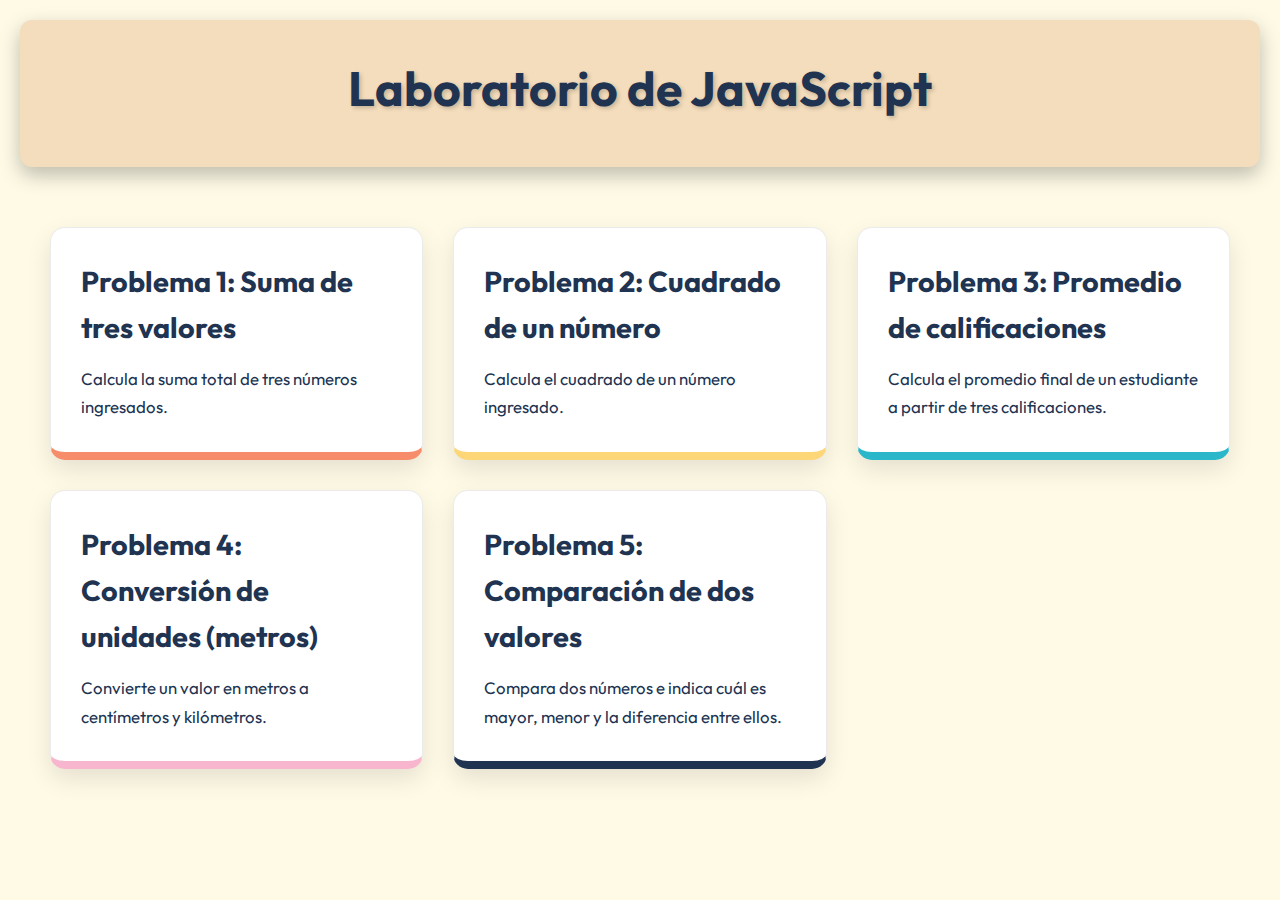
<file: index.html>
<!DOCTYPE html>
<html lang="es">
<head>
    <meta charset="UTF-8">
    <meta name="viewport" content="width=device-width, initial-scale=1.0">
    <title>Problemas de JavaScript</title>
    <link href="https://fonts.googleapis.com/css2?family=Outfit:wght@400;700&display=swap" rel="stylesheet">
    <link rel="stylesheet" href="estilos.css">
</head>
<body>
    <header>
        <h1>Laboratorio de JavaScript</h1>
    </header>

    <main class="contenedor-tarjetas">
        <a href="problema1.html" class="tarjeta">
            <h2>Problema 1: Suma de tres valores</h2>
            <p>Calcula la suma total de tres números ingresados.</p>
        </a>

        <a href="problema2.html" class="tarjeta">
            <h2>Problema 2: Cuadrado de un número</h2>
            <p>Calcula el cuadrado de un número ingresado.</p>
        </a>
        
        <a href="problema3.html" class="tarjeta">
            <h2>Problema 3: Promedio de calificaciones</h2>
            <p>Calcula el promedio final de un estudiante a partir de tres calificaciones.</p>
        </a>
        
        <a href="problema4.html" class="tarjeta">
            <h2>Problema 4: Conversión de unidades (metros)</h2>
            <p>Convierte un valor en metros a centímetros y kilómetros.</p>
        </a>
        
        <a href="problema5.html" class="tarjeta">
            <h2>Problema 5: Comparación de dos valores</h2>
            <p>Compara dos números e indica cuál es mayor, menor y la diferencia entre ellos.</p>
        </a>
        
    </main>
</body>
</html>
</file>
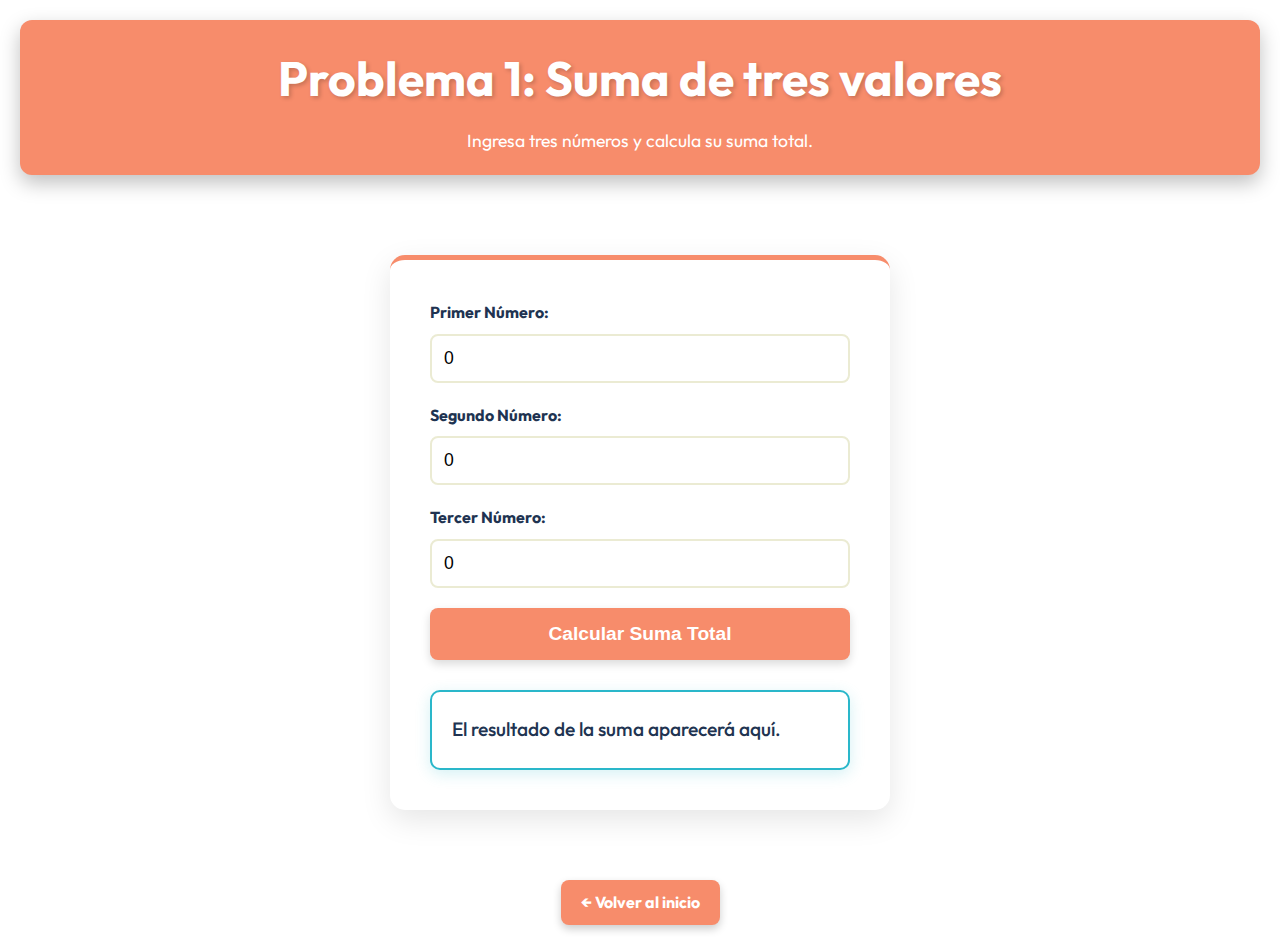
<file: problema1.html>
<!DOCTYPE html>
<html lang="es">
<head>
    <meta charset="UTF-8">
    <meta name="viewport" content="width=device-width, initial-scale=1.0">
    <title>Problema 1: Suma de tres valores</title>
    <link href="https://fonts.googleapis.com/css2?family=Outfit:wght@400;700&display=swap" rel="stylesheet">
    <!-- El CSS está incluido aquí para hacer el archivo autocontenido --><style>
/* Configuración general y de la fuente */
:root {
    /* Paleta de colores base */
    --color-naranja-coral: #F78C6B;
    --color-blanco-roto: #FEFAE6;
    --color-amarillo-mostaza: #FDD678; 
    --color-azul-verdoso-oscuro: #084C61;
    --color-azul-marino: #203351;
    --color-azul-cielo-brillante: #2AB7CA;
    --color-beige-claro: #EBEBD3;
    --color-rosa-pastel: #F8B6CE; 

    /* Asignación de Roles */
    --fondo-principal: #FFFFFF;
    /* Los colores del header ahora se gestionan con variables específicas de p1 */
    --texto-principal: var(--color-azul-marino);
    --texto-header: #FFFFFF; /* Texto blanco para contraste */
    --sombra-suave: rgba(0, 0, 0, 0.1);
    --sombra-profunda: rgba(0, 0, 0, 0.25);

    /* Colores de Acento General */
    --tarjeta-acento-1: var(--color-naranja-coral); /* Naranja Coral: Acento para Problema 1 */
    --tarjeta-acento-2: var(--color-amarillo-mostaza); 
    --tarjeta-acento-3: var(--color-azul-cielo-brillante);
    --tarjeta-acento-4: var(--color-rosa-pastel); 
    --tarjeta-acento-5: var(--color-azul-marino);

    /* Colores Específicos para Problema 1 (Naranja Coral) */
    --p1-acento: var(--tarjeta-acento-1); 
    --p1-acento-hover: #e57c5a; /* Tono de naranja más oscuro para hover */
    --p1-acento-focus-shadow: rgba(247, 140, 107, 0.3); 
    --p1-resultado-borde: var(--color-azul-cielo-brillante); /* Borde diferente para contraste */
    --p1-resultado-sombra: rgba(42, 183, 202, 0.2); 
    --p1-header-bg: var(--color-naranja-coral); /* Fondo del header: Naranja Coral */
    --p1-header-text: #FFFFFF; /* Texto del header: Blanco */
}

* {
    box-sizing: border-box;
    margin: 0;
    padding: 0;
}

body {
    font-family: 'Outfit', sans-serif;
    background-color: var(--fondo-principal); 
    color: var(--texto-principal);
    line-height: 1.6;
    padding: 20px;
    min-height: 100vh;
    display: flex;
    flex-direction: column; /* Habilitar sticky footer */
}

/* Estilos de Botón y Formulario Específicos */
.contenedor-formulario {
    max-width: 500px;
    margin: 50px auto;
    padding: 40px;
    background-color: #FFFFFF;
    border-radius: 15px;
    box-shadow: 0 10px 30px var(--sombra-suave);
    /* Acento en el borde superior: Naranja Coral */
    border-top: 5px solid var(--p1-acento); 
}

.input-grupo {
    margin-bottom: 20px;
}

.input-grupo label {
    display: block;
    font-weight: 700;
    margin-bottom: 8px;
    color: var(--texto-principal);
}

.input-grupo input[type="text"],
.input-grupo input[type="number"] {
    width: 100%;
    padding: 12px;
    border: 2px solid var(--color-beige-claro);
    border-radius: 8px;
    font-size: 1.1rem;
    transition: border-color 0.3s;
}

/* Ocultar flechas del input type="number" */
.input-grupo input[type="number"]::-webkit-inner-spin-button,
.input-grupo input[type="number"]::-webkit-outer-spin-button {
    -webkit-appearance: none;
    margin: 0;
}
.input-grupo input[type="number"] {
    -moz-appearance: textfield;
}

.input-grupo input:focus {
    outline: none;
    /* Acento en el focus: Naranja Coral */
    border-color: var(--p1-acento);
    box-shadow: 0 0 0 3px var(--p1-acento-focus-shadow);
}

.boton-calcular {
    width: 100%;
    padding: 15px;
    /* Acento en el botón: Naranja Coral */
    background-color: var(--p1-acento);
    color: var(--texto-header); 
    font-size: 1.2rem;
    font-weight: 700;
    border: none;
    border-radius: 8px;
    cursor: pointer;
    transition: background-color 0.3s, transform 0.1s;
    box-shadow: 0 4px 10px rgba(0,0,0,0.15);
}

.boton-calcular:hover {
    background-color: var(--p1-acento-hover); /* Tono de naranja más oscuro */
    transform: translateY(-2px);
}

.boton-calcular:active {
    transform: translateY(0);
}

/* Estilos mejorados para el resultado */
.resultado {
    margin-top: 30px;
    padding: 20px;
    background-color: #FFFFFF; 
    border: 2px solid var(--p1-resultado-borde); /* Borde Azul Claro */
    border-radius: 10px;
    font-size: 1.2rem; 
    font-weight: 500; 
    color: var(--texto-principal);
    min-height: 80px; 
    display: flex;
    align-items: center;
    gap: 10px;
    box-shadow: 0 4px 15px var(--p1-resultado-sombra); 
}

.resultado b {
    font-weight: 700;
    /* Acento para el texto destacado: Naranja Coral */
    color: var(--p1-acento);
}

/* Estilo del icono/emoji de resultado */
.result-icon {
    font-size: 1.8rem; 
    flex-shrink: 0;
    line-height: 1; 
    color: var(--p1-acento);
    margin-right: 5px;
}

/* Estilos de encabezado */
header {
    text-align: center;
    margin-bottom: 30px;
    padding: 20px; 
    /* Fondo del header: Naranja Coral */
    background-color: var(--p1-header-bg); 
    border-radius: 12px;
    box-shadow: 0 8px 20px var(--sombra-profunda);
}

header h1 {
    font-size: 3rem;
    /* Color del título: Blanco */
    color: var(--p1-header-text); 
    font-weight: 700;
    margin-bottom: 10px;
    text-shadow: 2px 2px 4px rgba(0,0,0,0.2);
}

header p { 
    /* Color del párrafo: Blanco */
    color: var(--p1-header-text);
    font-size: 1.1rem;
    max-width: 600px;
    margin: 0 auto;
}

/* Estilos de error/alerta */
.alerta-error {
    margin-top: 15px;
    padding: 10px;
    background-color: #ffe5e5; /* Fondo rojo claro */
    color: #cc0000; /* Texto rojo oscuro */
    border: 1px solid #cc0000;
    border-radius: 8px;
    font-weight: 500;
    text-align: center;
}

/* Estilos del Footer y Enlace de Volver (parte inferior) */
footer {
    margin-top: auto; /* Empuja el footer hacia abajo */
    padding-top: 20px;
    text-align: center;
}

.enlace-volver {
    /* Estilos visuales (Color Naranja Coral) */
    display: inline-block;
    padding: 10px 20px; 
    background-color: var(--p1-acento); /* Naranja Coral */
    color: #FFFFFF; 
    text-decoration: none;
    border-radius: 8px;
    font-weight: 700;
    font-size: 1rem; 
    transition: background-color 0.3s, transform 0.1s;
    box-shadow: 0 4px 8px rgba(0,0,0,0.2);
}

.enlace-volver:hover {
    background-color: var(--p1-acento-hover); 
    transform: translateY(-2px);
}


/* Media Query para móviles */
@media (max-width: 600px) {
    body { padding: 15px; }
    header { margin-bottom: 30px; padding: 20px 10px; }
    header h1 { font-size: 2.2rem; }
    .contenedor-formulario { margin: 30px auto; padding: 30px; }
    .boton-calcular { font-size: 1.1rem; }
    .resultado { font-size: 1rem; padding: 15px; }
    
    .enlace-volver {
        padding: 8px 15px;
        font-size: 0.9rem;
    }
}
    </style>
</head>
<body>
    <header>
        <h1>Problema 1: Suma de tres valores</h1>
        <p>Ingresa tres números y calcula su suma total.</p>
    </header>

    <main style="flex-grow: 1;">
        <div class="contenedor-formulario">
            <!-- Formulario de entrada de datos --><div class="input-grupo">
                <label for="numero1">Primer Número:</label>
                <!-- Usamos type="number" para mejor experiencia en móvil, pero mantenemos compatibilidad con texto --><input type="number" id="numero1" placeholder="Ej: 10" value="0">
            </div>
            
            <div class="input-grupo">
                <label for="numero2">Segundo Número:</label>
                <input type="number" id="numero2" placeholder="Ej: 5" value="0">
            </div>
            
            <div class="input-grupo">
                <label for="numero3">Tercer Número:</label>
                <input type="number" id="numero3" placeholder="Ej: 25" value="0">
            </div>
            
            <button class="boton-calcular" onclick="sumarValores()">Calcular Suma Total</button>
            
            <!-- Área para mostrar el resultado --><div class="resultado" id="resultado-suma">
                El resultado de la suma aparecerá aquí.
            </div>
        </div>
    </main>

    <footer>
        <!-- Enlace "Volver al inicio" movido al footer --><a href="index.html" class="enlace-volver">← Volver al inicio</a>
    </footer>

    <!-- Lógica JavaScript (Contenido de app.js) --><script>
        /**
         * Icono o emoji para el resultado final.
         * Usamos el emoji de marca de verificación (✅) para indicar un cálculo exitoso.
         */
        const resultIcon = '✅'; 

        /**
         * Función principal para sumar los tres valores ingresados por el usuario.
         * Esta función se ejecuta al hacer clic en el botón "Calcular Suma Total".
         */
        function sumarValores() {
            // 1. Obtener los valores de los campos de entrada
            const input1 = document.getElementById('numero1').value;
            const input2 = document.getElementById('numero2').value;
            const input3 = document.getElementById('numero3').value;

            // 2. Convertir los valores a números (usando parseFloat para manejar decimales)
            const num1 = parseFloat(input1);
            const num2 = parseFloat(input2);
            const num3 = parseFloat(input3);

            const resultadoElemento = document.getElementById('resultado-suma');

            // 3. Validación de entrada
            if (isNaN(num1) || isNaN(num2) || isNaN(num3) || input1.trim() === '' || input2.trim() === '' || input3.trim() === '') {
                resultadoElemento.innerHTML = `<div class="alerta-error">Por favor, ingresa tres valores numéricos válidos.</div>`;
                return;
            }

            // 4. Realizar la suma
            const sumaTotal = num1 + num2 + num3;

            // 5. Formatear la suma para la salida (usando toLocaleString para formato de miles en español)
            // Se utiliza maximumFractionDigits: 2 para no mostrar decimales si no son necesarios, 
            // pero permitir dos decimales si la operación lo requiere (ej: 1.5 + 2.5 = 4).
            const sumaDisplay = sumaTotal.toLocaleString('es-ES', { maximumFractionDigits: 2 });
            const num1Display = num1.toLocaleString('es-ES', { maximumFractionDigits: 2 });
            const num2Display = num2.toLocaleString('es-ES', { maximumFractionDigits: 2 });
            const num3Display = num3.toLocaleString('es-ES', { maximumFractionDigits: 2 });

            // 6. Mostrar el resultado, incluyendo el icono
            const mensaje = `
                <span class="result-icon">${resultIcon}</span>
                <span>La suma total de ${num1Display}, ${num2Display} y ${num3Display} es: <b>${sumaDisplay}</b>.</span>
            `;

            resultadoElemento.innerHTML = mensaje;
        }
    </script>
</body>
</html>
</file>
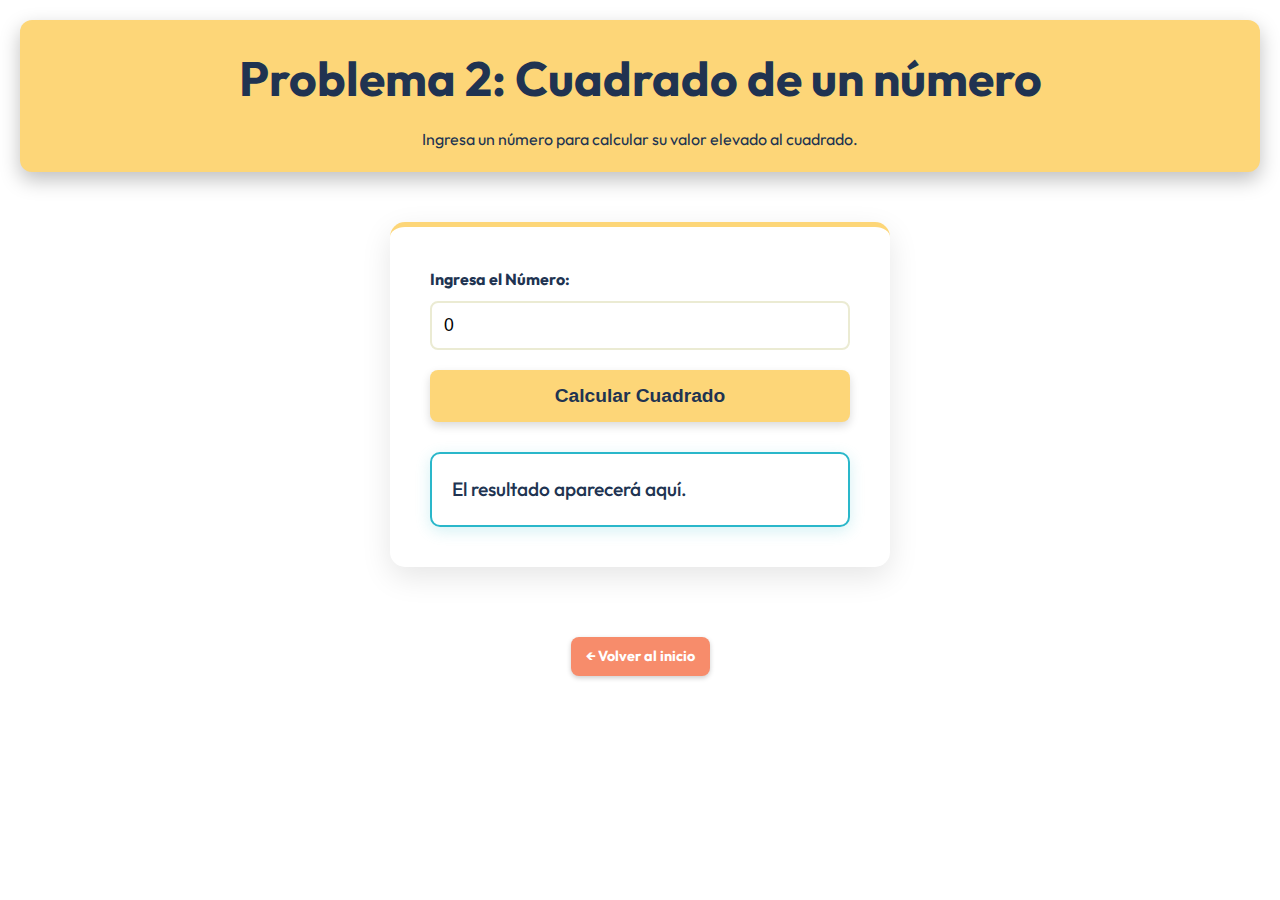
<file: problema2.html>
<!DOCTYPE html>
<html lang="es">
<head>
    <meta charset="UTF-8">
    <meta name="viewport" content="width=device-width, initial-scale=1.0">
    <title>Problema 2: Cuadrado de un número</title>
    <link href="https://fonts.googleapis.com/css2?family=Outfit:wght@400;700&display=swap" rel="stylesheet">
    <!-- El CSS está incluido aquí para hacer el archivo autocontenido -->
    <style>
/* Configuración general y de la fuente */
:root {
    /* Nueva Paleta de colores */
    --color-naranja-coral: #F78C6B;
    --color-blanco-roto: #FEFAE6;
    --color-amarillo-mostaza: #FDD678; /* Acento para Problema 2 */
    --color-azul-verdoso-oscuro: #084C61;
    --color-azul-marino: #203351;
    --color-azul-cielo-brillante: #2AB7CA;
    --color-beige-claro: #EBEBD3;
    --color-rosa-pastel: #F8B6CE;

    /* Asignación de Roles */
    --fondo-principal: #FFFFFF; /* Fondo blanco puro */
    --fondo-header: var(--color-amarillo-mostaza); /* CAMBIADO: Fondo amarillo */
    --texto-principal: var(--color-azul-marino);
    --texto-header: var(--color-azul-marino); /* CAMBIADO: Texto oscuro para contraste */
    --sombra-suave: rgba(0, 0, 0, 0.1);
    --sombra-profunda: rgba(0, 0, 0, 0.25);

    /* Colores de Acento General */
    --tarjeta-acento-1: var(--color-naranja-coral);
    --tarjeta-acento-2: var(--color-amarillo-mostaza); /* Usado como acento principal aquí */
    --tarjeta-acento-3: var(--color-azul-cielo-brillante);
    --tarjeta-acento-4: var(--color-rosa-pastel);
    --tarjeta-acento-5: var(--color-azul-marino); 

    /* Colores Específicos para Problema 2 */
    --p2-acento: var(--tarjeta-acento-2); /* Amarillo Mostaza */
    --p2-acento-hover: #e0be6c; /* Tono de mostaza más oscuro para hover */
    --p2-acento-focus-shadow: rgba(253, 214, 120, 0.5); /* Sombra para focus */
    --p2-resultado-borde: var(--tarjeta-acento-3); 
    --p2-resultado-sombra: rgba(42, 183, 202, 0.2); 
}

* {
    box-sizing: border-box;
    margin: 0;
    padding: 0;
}

body {
    font-family: 'Outfit', sans-serif;
    background-color: var(--fondo-principal); 
    color: var(--texto-principal);
    line-height: 1.6;
    padding: 20px;
    min-height: 100vh;
}

/* Estilos de Botón y Formulario Específicos para este Problema */
.contenedor-formulario {
    max-width: 500px;
    margin: 50px auto;
    padding: 40px;
    background-color: #FFFFFF;
    border-radius: 15px;
    box-shadow: 0 10px 30px var(--sombra-suave);
    border-top: 5px solid var(--p2-acento); 
}

.input-grupo {
    margin-bottom: 20px;
}

.input-grupo label {
    display: block;
    font-weight: 700;
    margin-bottom: 8px;
    color: var(--texto-principal);
}

.input-grupo input[type="text"],
.input-grupo input[type="number"] {
    width: 100%;
    padding: 12px;
    border: 2px solid var(--color-beige-claro);
    border-radius: 8px;
    font-size: 1.1rem;
    transition: border-color 0.3s;
}

/* Ocultar flechas del input type="number" (por si acaso) */
.input-grupo input[type="number"]::-webkit-inner-spin-button,
.input-grupo input[type="number"]::-webkit-outer-spin-button {
    -webkit-appearance: none;
    margin: 0;
}
.input-grupo input[type="number"] {
    -moz-appearance: textfield;
}
/* Fin de ocultar flechas */


.input-grupo input:focus {
    outline: none;
    border-color: var(--p2-acento);
    box-shadow: 0 0 0 3px var(--p2-acento-focus-shadow);
}

.boton-calcular {
    width: 100%;
    padding: 15px;
    background-color: var(--p2-acento);
    color: var(--texto-principal); /* Texto oscuro para contraste con amarillo */
    font-size: 1.2rem;
    font-weight: 700;
    border: none;
    border-radius: 8px;
    cursor: pointer;
    transition: background-color 0.3s, transform 0.1s;
    box-shadow: 0 4px 10px rgba(0,0,0,0.15);
}

.boton-calcular:hover {
    background-color: var(--p2-acento-hover); 
    transform: translateY(-2px);
}

.boton-calcular:active {
    transform: translateY(0);
}

/* Estilos mejorados para el resultado */
.resultado {
    margin-top: 30px;
    padding: 20px;
    background-color: #FFFFFF; 
    border: 2px solid var(--p2-resultado-borde); 
    border-radius: 10px;
    font-size: 1.2rem;
    font-weight: 500; 
    color: var(--texto-principal);
    min-height: 60px;
    display: flex;
    align-items: center;
    gap: 15px;
    box-shadow: 0 4px 15px var(--p2-resultado-sombra); 
}

.resultado b {
    font-weight: 700;
    color: var(--p2-acento);
}

/* Estilo del icono/emoji de resultado */
.result-icon {
    font-size: 1.8rem; 
    flex-shrink: 0;
    line-height: 1; 
}


/* Estilos de encabezado y navegación (estructura consistente) */
header {
    text-align: center;
    margin-bottom: 30px;
    padding: 20px; 
    background-color: var(--fondo-header); /* AHORA AMARILLO MOSTAZA */
    color: var(--texto-header); /* AHORA AZUL MARINO */
    border-radius: 12px;
    box-shadow: 0 8px 20px var(--sombra-profunda);
    position: relative; 
}

header h1 {
    font-size: 3rem;
    color: var(--texto-header); /* AHORA AZUL MARINO PARA CONTRASTE */
    font-weight: 700;
    margin-bottom: 10px;
    text-shadow: none; /* Sombra eliminada para fondo claro */
}

.enlace-volver {

    /* Estilos visuales */
    display: inline-block;
    padding: 8px 15px; 
    background-color: var(--tarjeta-acento-1); /* Color Naranja Coral */
    color: #FFFFFF; /* Texto blanco explícito para contraste con coral */
    text-decoration: none;
    border-radius: 8px;
    font-weight: 700;
    font-size: 0.9rem; 
    transition: background-color 0.3s, transform 0.1s;
    box-shadow: 0 2px 5px rgba(0,0,0,0.2);
    z-index: 10; 
}

.enlace-volver:hover {
    background-color: var(--color-azul-cielo-brillante);
    transform: translateY(-1px);
}


/* Estilos del Footer y Enlace de Volver (parte inferior) */
footer {
    margin-top: auto; /* Empuja el footer hacia abajo */
    padding-top: 20px;
    text-align: center;
}

/* Media Query para móviles */
@media (max-width: 600px) {
    body { padding: 15px; }
    header { margin-bottom: 30px; padding: 20px 10px; }
    header h1 { font-size: 2.2rem; }
    .contenedor-formulario { margin: 30px auto; padding: 30px; }
    .boton-calcular { font-size: 1.1rem; }
    .resultado { font-size: 1rem; padding: 15px; }
    
    /* Ajuste para el enlace en móvil */
    .enlace-volver {
        top: 10px;
        left: 10px;
        padding: 6px 12px;
        font-size: 0.8rem;
    }
}

    </style>
</head>
<body>
    <header>
        <!-- Enlace "Volver al inicio" movido a la parte superior del header -->

        <h1>Problema 2: Cuadrado de un número</h1>
        <p>Ingresa un número para calcular su valor elevado al cuadrado.</p>
    </header>

    <main>
        <div class="contenedor-formulario">
            <!-- Formulario de entrada de datos (solo un número) -->
            <div class="input-grupo">
                <label for="numero">Ingresa el Número:</label>
                <input type="text" id="numero" placeholder="Ej: 7" value="0">
            </div>
            
            <button class="boton-calcular" onclick="calcularCuadrado()">Calcular Cuadrado</button>
            
            <!-- Área para mostrar el resultado -->
            <div class="resultado" id="resultado-cuadrado">
                El resultado aparecerá aquí.
            </div>
        </div>
    </main>

    <footer>    
            <a href="index.html" class="enlace-volver">← Volver al inicio</a>   
    </footer>

    <!-- Lógica JavaScript -->
    <script>
        /**
         * Icono o emoji para el resultado final.
         * Usamos el emoji de marca de verificación (✅) para indicar un cálculo exitoso.
         */
        const resultIcon = '✅'; 

        /**
         * Función principal para calcular el cuadrado de un valor.
         * Esta función se ejecuta al hacer clic en el botón "Calcular Cuadrado".
         */
        function calcularCuadrado() {
            // 1. Obtener el valor del campo de entrada
            const input = document.getElementById('numero').value;

            // 2. Convertir el valor a número (usando parseFloat para manejar decimales)
            // Si la conversión falla, se usa 0.
            const baseNumero = parseFloat(input) || 0;

            // 3. Realizar el cálculo: número elevado al cuadrado
            const resultado = baseNumero * baseNumero;

            // 4. Mostrar el resultado, incluyendo el icono
            const resultadoElemento = document.getElementById('resultado-cuadrado');
            
            // Mensaje en el formato solicitado: 'El cuadrado de 7 es: 49'
            const mensaje = `
                <span class="result-icon">${resultIcon}</span>
                <span>El cuadrado de ${baseNumero} es: <b>${resultado}</b>.</span>
            `;

            resultadoElemento.innerHTML = mensaje;
        }
    </script>
</body>
</html>
</file>
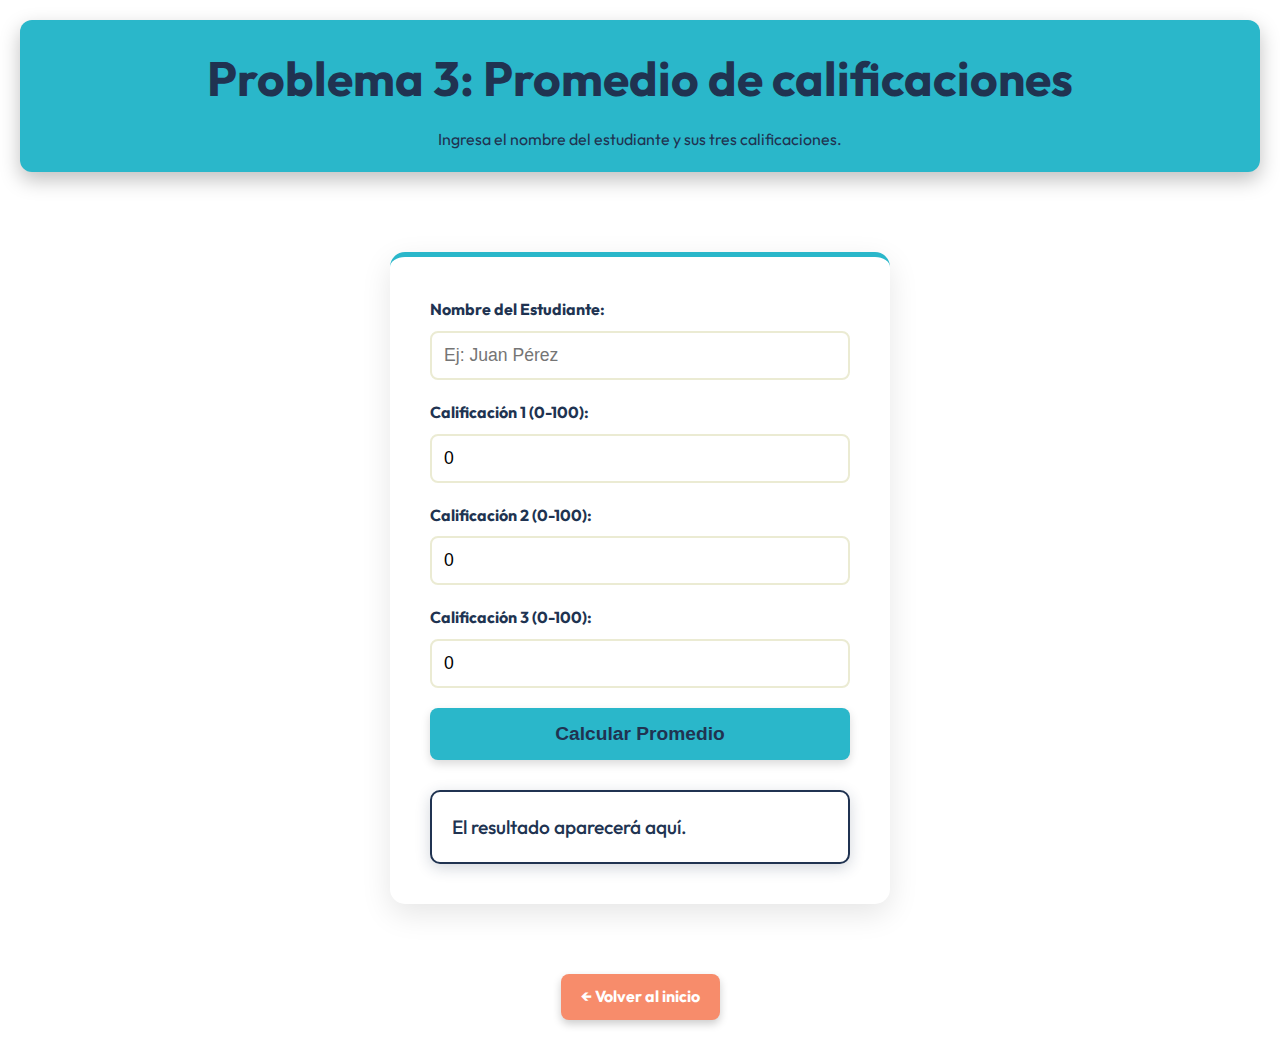
<file: problema3.html>
<!DOCTYPE html>
<html lang="es">
<head>
    <meta charset="UTF-8">
    <meta name="viewport" content="width=device-width, initial-scale=1.0">
    <title>Problema 3: Promedio de calificaciones</title>
    <link href="https://fonts.googleapis.com/css2?family=Outfit:wght@400;700&display=swap" rel="stylesheet">
    <!-- El CSS está incluido aquí para hacer el archivo autocontenido -->
    <style>
/* Configuración general y de la fuente */
:root {
    /* Nueva Paleta de colores */
    --color-naranja-coral: #F78C6B;
    --color-blanco-roto: #FEFAE6;
    --color-amarillo-mostaza: #FDD678; 
    --color-azul-verdoso-oscuro: #084C61;
    --color-azul-marino: #203351;
    --color-azul-cielo-brillante: #2AB7CA; /* Acento para Problema 3 */
    --color-beige-claro: #EBEBD3;
    --color-rosa-pastel: #F8B6CE;

    /* Asignación de Roles */
    --fondo-principal: #FFFFFF; /* Fondo blanco puro */
    --fondo-header: var(--color-azul-cielo-brillante); /* Fondo Azul Cielo */
    --texto-principal: var(--color-azul-marino);
    --texto-header: var(--color-azul-marino); /* Texto oscuro para contraste */
    --sombra-suave: rgba(0, 0, 0, 0.1);
    --sombra-profunda: rgba(0, 0, 0, 0.25);

    /* Colores de Acento General */
    --tarjeta-acento-1: var(--color-naranja-coral);
    --tarjeta-acento-2: var(--color-amarillo-mostaza); 
    --tarjeta-acento-3: var(--color-azul-cielo-brillante); /* Usado como acento principal aquí */
    --tarjeta-acento-4: var(--color-rosa-pastel);
    --tarjeta-acento-5: var(--color-azul-marino); 

    /* Colores Específicos para Problema 3 */
    --p3-acento: var(--tarjeta-acento-3); /* Azul Cielo Brillante */
    --p3-acento-hover: #1f94a5; /* Tono de azul más oscuro para hover */
    --p3-acento-focus-shadow: rgba(42, 183, 202, 0.5); /* Sombra para focus */
    --p3-resultado-borde: var(--color-azul-marino); /* Usamos el azul marino para el borde del resultado */
    --p3-resultado-sombra: rgba(32, 51, 81, 0.2); 
}

* {
    box-sizing: border-box;
    margin: 0;
    padding: 0;
}

body {
    font-family: 'Outfit', sans-serif;
    background-color: var(--fondo-principal); 
    color: var(--texto-principal);
    line-height: 1.6;
    padding: 20px;
    min-height: 100vh;
    display: flex; /* Añadido para layout de footer */
    flex-direction: column; /* Añadido para layout de footer */
}

/* Estilos de Botón y Formulario Específicos para este Problema */
.contenedor-formulario {
    max-width: 500px;
    margin: 50px auto;
    padding: 40px;
    background-color: #FFFFFF;
    border-radius: 15px;
    box-shadow: 0 10px 30px var(--sombra-suave);
    /* Acento en el borde superior */
    border-top: 5px solid var(--p3-acento); 
}

.input-grupo {
    margin-bottom: 20px;
}

.input-grupo label {
    display: block;
    font-weight: 700;
    margin-bottom: 8px;
    color: var(--texto-principal);
}

.input-grupo input[type="text"],
.input-grupo input[type="number"] {
    width: 100%;
    padding: 12px;
    border: 2px solid var(--color-beige-claro);
    border-radius: 8px;
    font-size: 1.1rem;
    transition: border-color 0.3s;
}

/* Ocultar flechas del input type="number" */
.input-grupo input[type="number"]::-webkit-inner-spin-button,
.input-grupo input[type="number"]::-webkit-outer-spin-button {
    -webkit-appearance: none;
    margin: 0;
}
.input-grupo input[type="number"] {
    -moz-appearance: textfield;
}

.input-grupo input:focus {
    outline: none;
    /* Acento en el focus */
    border-color: var(--p3-acento);
    box-shadow: 0 0 0 3px var(--p3-acento-focus-shadow);
}

.boton-calcular {
    width: 100%;
    padding: 15px;
    /* Acento en el botón */
    background-color: var(--p3-acento);
    color: var(--texto-header); 
    font-size: 1.2rem;
    font-weight: 700;
    border: none;
    border-radius: 8px;
    cursor: pointer;
    transition: background-color 0.3s, transform 0.1s;
    box-shadow: 0 4px 10px rgba(0,0,0,0.15);
}

.boton-calcular:hover {
    background-color: var(--p3-acento-hover); 
    transform: translateY(-2px);
}

.boton-calcular:active {
    transform: translateY(0);
}

/* Estilos mejorados para el resultado */
.resultado {
    margin-top: 30px;
    padding: 20px;
    background-color: #FFFFFF; 
    border: 2px solid var(--p3-resultado-borde); 
    border-radius: 10px;
    font-size: 1.2rem;
    font-weight: 500; 
    color: var(--texto-principal);
    min-height: 60px;
    display: flex;
    align-items: center;
    gap: 15px;
    box-shadow: 0 4px 15px var(--p3-resultado-sombra); 
}

.resultado b {
    font-weight: 700;
    /* Acento para el texto destacado */
    color: var(--p3-acento);
}

/* Estilo del icono/emoji de resultado */
.result-icon {
    font-size: 1.8rem; 
    flex-shrink: 0;
    line-height: 1; 
}


/* Estilos de encabezado */
header {
    text-align: center;
    margin-bottom: 30px;
    padding: 20px; 
    background-color: var(--fondo-header); /* Fondo Azul Cielo */
    color: var(--texto-header); 
    border-radius: 12px;
    box-shadow: 0 8px 20px var(--sombra-profunda);
    position: relative; /* Mantenemos relative, aunque no habrá enlace posicionado */
}

header h1 {
    font-size: 3rem;
    color: var(--texto-header); /* Azul Marino para contraste */
    font-weight: 700;
    margin-bottom: 10px;
    text-shadow: none; 
}

/* Estilos del Footer y Enlace de Volver */
footer {
    margin-top: auto; /* Empuja el footer hacia abajo */
    padding-top: 20px;
    text-align: center;
}

.enlace-volver {
    /* Estilos visuales (Color Naranja Coral) */
    display: inline-block;
    padding: 10px 20px; 
    background-color: var(--tarjeta-acento-1); 
    color: #FFFFFF; 
    text-decoration: none;
    border-radius: 8px;
    font-weight: 700;
    font-size: 1rem; 
    transition: background-color 0.3s, transform 0.1s;
    box-shadow: 0 4px 8px rgba(0,0,0,0.2);
}

.enlace-volver:hover {
    background-color: var(--p3-acento); /* Usa el acento del problema 3 para hover */
    transform: translateY(-2px);
}


/* Media Query para móviles */
@media (max-width: 600px) {
    body { padding: 15px; }
    header { margin-bottom: 30px; padding: 20px 10px; }
    header h1 { font-size: 2.2rem; }
    .contenedor-formulario { margin: 30px auto; padding: 30px; }
    .boton-calcular { font-size: 1.1rem; }
    .resultado { font-size: 1rem; padding: 15px; }
    
    .enlace-volver {
        padding: 8px 15px;
        font-size: 0.9rem;
    }
}

    </style>
</head>
<body>
    <header>
        <!-- El enlace de volver se ha quitado del header -->
        <h1>Problema 3: Promedio de calificaciones</h1>
        <p>Ingresa el nombre del estudiante y sus tres calificaciones.</p>
    </header>

    <main style="flex-grow: 1;">
        <div class="contenedor-formulario">
            <!-- Formulario de entrada de datos (Nombre y 3 calificaciones) -->
            <div class="input-grupo">
                <label for="nombre">Nombre del Estudiante:</label>
                <input type="text" id="nombre" placeholder="Ej: Juan Pérez">
            </div>

            <div class="input-grupo">
                <label for="calificacion1">Calificación 1 (0-100):</label>
                <input type="number" id="calificacion1" min="0" max="100" value="0">
            </div>

            <div class="input-grupo">
                <label for="calificacion2">Calificación 2 (0-100):</label>
                <input type="number" id="calificacion2" min="0" max="100" value="0">
            </div>

            <div class="input-grupo">
                <label for="calificacion3">Calificación 3 (0-100):</label>
                <input type="number" id="calificacion3" min="0" max="100" value="0">
            </div>
            
            <button class="boton-calcular" onclick="calcularPromedio()">Calcular Promedio</button>
            
            <!-- Área para mostrar el resultado -->
            <div class="resultado" id="resultado-promedio">
                El resultado aparecerá aquí.
            </div>
        </div>
    </main>
    
    <footer>
        <!-- Enlace "Volver al inicio" movido al footer -->
        <a href="index.html" class="enlace-volver">← Volver al inicio</a>
    </footer>

    <!-- Lógica JavaScript -->
    <script>
        /**
         * Icono o emoji para el resultado final.
         * Usamos el emoji de birrete de graduación (🎓) para indicar un promedio.
         */
        const resultIcon = '🎓'; 

        /**
         * Función principal para calcular el promedio de tres calificaciones.
         * Esta función se ejecuta al hacer clic en el botón "Calcular Promedio".
         */
        function calcularPromedio() {
            // 1. Obtener el nombre del estudiante
            const nombre = document.getElementById('nombre').value.trim() || 'Estudiante';

            // 2. Obtener y sanitizar las calificaciones
            const c1 = parseFloat(document.getElementById('calificacion1').value) || 0;
            const c2 = parseFloat(document.getElementById('calificacion2').value) || 0;
            const c3 = parseFloat(document.getElementById('calificacion3').value) || 0;

            // Validar que las calificaciones estén en el rango 0-100
            const calificacionesValidas = [c1, c2, c3].map(c => {
                if (c < 0) return 0;
                if (c > 100) return 100;
                return c;
            });

            const [valida1, valida2, valida3] = calificacionesValidas;

            // 3. Calcular el promedio
            const suma = valida1 + valida2 + valida3;
            const promedio = suma / 3;

            // Redondear el promedio a 2 decimales para una mejor presentación
            const promedioRedondeado = promedio.toFixed(2);

            // 4. Mostrar el resultado con el formato solicitado: 'El promedio de [Nombre] es: [Promedio] puntos'
            const resultadoElemento = document.getElementById('resultado-promedio');
            
            const mensaje = `
                <span class="result-icon">${resultIcon}</span>
                <span>
                    El promedio de <b>${nombre}</b> es: <b>${promedioRedondeado}</b> puntos.
                </span>
            `;

            resultadoElemento.innerHTML = mensaje;
        }
    </script>
</body>
</html>
</file>
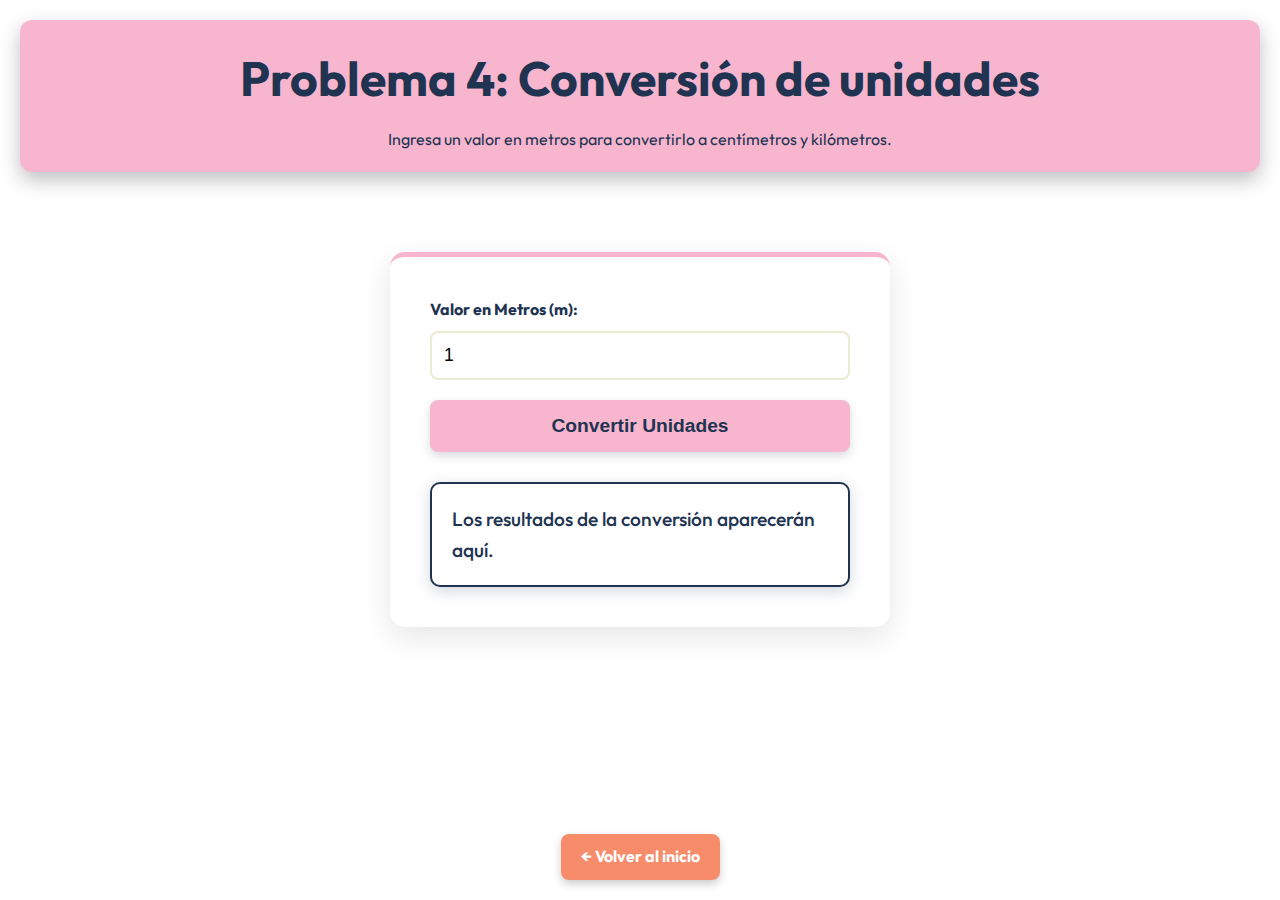
<file: problema4.html>
<!DOCTYPE html>
<html lang="es">
<head>
    <meta charset="UTF-8">
    <meta name="viewport" content="width=device-width, initial-scale=1.0">
    <title>Problema 4: Conversión de unidades</title>
    <link href="https://fonts.googleapis.com/css2?family=Outfit:wght@400;700&display=swap" rel="stylesheet">
    <!-- El CSS está incluido aquí para hacer el archivo autocontenido -->
    <style>
/* Configuración general y de la fuente */
:root {
    /* Paleta de colores base */
    --color-naranja-coral: #F78C6B;
    --color-blanco-roto: #FEFAE6;
    --color-amarillo-mostaza: #FDD678; 
    --color-azul-verdoso-oscuro: #084C61;
    --color-azul-marino: #203351;
    --color-azul-cielo-brillante: #2AB7CA;
    --color-beige-claro: #EBEBD3;
    --color-rosa-pastel: #F8B6CE; /* Color de acento para Problema 4 */

    /* Asignación de Roles */
    --fondo-principal: #FFFFFF;
    --fondo-header: var(--color-rosa-pastel); /* Fondo Rosa Pastel */
    --texto-principal: var(--color-azul-marino);
    --texto-header: var(--color-azul-marino); /* Texto oscuro para contraste */
    --sombra-suave: rgba(0, 0, 0, 0.1);
    --sombra-profunda: rgba(0, 0, 0, 0.25);

    /* Colores de Acento General */
    --tarjeta-acento-1: var(--color-naranja-coral);
    --tarjeta-acento-2: var(--color-amarillo-mostaza); 
    --tarjeta-acento-3: var(--color-azul-cielo-brillante);
    --tarjeta-acento-4: var(--color-rosa-pastel); /* Usado como acento principal aquí */
    --tarjeta-acento-5: var(--color-azul-marino); 

    /* Colores Específicos para Problema 4 (Rosa Pastel) */
    --p4-acento: var(--tarjeta-acento-4); 
    --p4-acento-hover: #e098b8; /* Tono de rosa más oscuro para hover */
    --p4-acento-focus-shadow: rgba(248, 182, 206, 0.5); 
    --p4-resultado-borde: var(--color-azul-marino); 
    --p4-resultado-sombra: rgba(32, 51, 81, 0.2); 
}

* {
    box-sizing: border-box;
    margin: 0;
    padding: 0;
}

body {
    font-family: 'Outfit', sans-serif;
    background-color: var(--fondo-principal); 
    color: var(--texto-principal);
    line-height: 1.6;
    padding: 20px;
    min-height: 100vh;
    display: flex;
    flex-direction: column;
}

/* Estilos de Botón y Formulario Específicos */
.contenedor-formulario {
    max-width: 500px;
    margin: 50px auto;
    padding: 40px;
    background-color: #FFFFFF;
    border-radius: 15px;
    box-shadow: 0 10px 30px var(--sombra-suave);
    /* Acento en el borde superior */
    border-top: 5px solid var(--p4-acento); 
}

.input-grupo {
    margin-bottom: 20px;
}

.input-grupo label {
    display: block;
    font-weight: 700;
    margin-bottom: 8px;
    color: var(--texto-principal);
}

.input-grupo input[type="number"] {
    width: 100%;
    padding: 12px;
    border: 2px solid var(--color-beige-claro);
    border-radius: 8px;
    font-size: 1.1rem;
    transition: border-color 0.3s;
}

/* Ocultar flechas del input type="number" */
.input-grupo input[type="number"]::-webkit-inner-spin-button,
.input-grupo input[type="number"]::-webkit-outer-spin-button {
    -webkit-appearance: none;
    margin: 0;
}
.input-grupo input[type="number"] {
    -moz-appearance: textfield;
}

.input-grupo input:focus {
    outline: none;
    /* Acento en el focus */
    border-color: var(--p4-acento);
    box-shadow: 0 0 0 3px var(--p4-acento-focus-shadow);
}

.boton-calcular {
    width: 100%;
    padding: 15px;
    /* Acento en el botón */
    background-color: var(--p4-acento);
    color: var(--texto-header); 
    font-size: 1.2rem;
    font-weight: 700;
    border: none;
    border-radius: 8px;
    cursor: pointer;
    transition: background-color 0.3s, transform 0.1s;
    box-shadow: 0 4px 10px rgba(0,0,0,0.15);
}

.boton-calcular:hover {
    background-color: var(--p4-acento-hover); 
    transform: translateY(-2px);
}

.boton-calcular:active {
    transform: translateY(0);
}

/* Estilos mejorados para el resultado */
.resultado {
    margin-top: 30px;
    padding: 20px;
    background-color: #FFFFFF; 
    border: 2px solid var(--p4-resultado-borde); 
    border-radius: 10px;
    font-size: 1.2rem; /* Aumentado para la frase unificada */
    font-weight: 500; 
    color: var(--texto-principal);
    min-height: 80px; 
    display: flex;
    align-items: center; /* Alineación vertical */
    gap: 10px;
    box-shadow: 0 4px 15px var(--p4-resultado-sombra); 
}

.resultado b {
    font-weight: 700;
    /* Acento para el texto destacado */
    color: var(--p4-acento);
}

/* Estilo del icono/emoji de resultado */
.result-icon {
    font-size: 1.8rem; 
    flex-shrink: 0;
    line-height: 1; 
    color: var(--p4-acento);
    margin-right: 5px;
}

/* Quitamos estilos innecesarios para la salida unificada */
.resultado-linea {
    display: contents;
}


/* Estilos de encabezado */
header {
    text-align: center;
    margin-bottom: 30px;
    padding: 20px; 
    background-color: var(--fondo-header); /* Fondo Rosa Pastel */
    color: var(--texto-header); 
    border-radius: 12px;
    box-shadow: 0 8px 20px var(--sombra-profunda);
    position: relative; 
}

header h1 {
    font-size: 3rem;
    color: var(--texto-header); 
    font-weight: 700;
    margin-bottom: 10px;
    text-shadow: none; 
}

/* Estilos del Footer y Enlace de Volver (igual que el problema 3) */
footer {
    margin-top: auto;
    padding-top: 20px;
    text-align: center;
}

.enlace-volver {
    /* Estilos visuales (Color Naranja Coral) */
    display: inline-block;
    padding: 10px 20px; 
    background-color: var(--tarjeta-acento-1); 
    color: #FFFFFF; 
    text-decoration: none;
    border-radius: 8px;
    font-weight: 700;
    font-size: 1rem; 
    transition: background-color 0.3s, transform 0.1s;
    box-shadow: 0 4px 8px rgba(0,0,0,0.2);
}

.enlace-volver:hover {
    background-color: var(--p4-acento); /* Usa el acento del problema 4 para hover */
    transform: translateY(-2px);
}


/* Media Query para móviles */
@media (max-width: 600px) {
    body { padding: 15px; }
    header { margin-bottom: 30px; padding: 20px 10px; }
    header h1 { font-size: 2.2rem; }
    .contenedor-formulario { margin: 30px auto; padding: 30px; }
    .boton-calcular { font-size: 1.1rem; }
    .resultado { font-size: 1rem; padding: 15px; }
    
    .enlace-volver {
        padding: 8px 15px;
        font-size: 0.9rem;
    }
}

    </style>
</head>
<body>
    <header>
        <h1>Problema 4: Conversión de unidades</h1>
        <p>Ingresa un valor en metros para convertirlo a centímetros y kilómetros.</p>
    </header>

    <main style="flex-grow: 1;">
        <div class="contenedor-formulario">
            <!-- Formulario de entrada de datos (solo la cantidad en metros) -->
            <div class="input-grupo">
                <label for="metros">Valor en Metros (m):</label>
                <input type="number" id="metros" min="0" value="1">
            </div>

            <button class="boton-calcular" onclick="convertirUnidades()">Convertir Unidades</button>
            
            <!-- Área para mostrar el resultado -->
            <div class="resultado" id="resultado-conversion">
                Los resultados de la conversión aparecerán aquí.
            </div>
        </div>
    </main>
    
    <footer>
        <!-- Enlace "Volver al inicio" -->
        <a href="index.html" class="enlace-volver">← Volver al inicio</a>
    </footer>

    <!-- Lógica JavaScript -->
    <script>
        /**
         * Icono o emoji para el resultado final (regla).
         */
        const resultIcon = '📏'; 

        /**
         * Función principal para convertir metros a centímetros y kilómetros.
         * Esta función se ejecuta al hacer clic en el botón "Convertir Unidades".
         */
        function convertirUnidades() {
            // 1. Obtener y sanitizar el valor de entrada en metros
            const metrosInput = document.getElementById('metros').value;
            let metros = parseFloat(metrosInput);
            
            // Validar si el valor es un número válido y no negativo
            if (isNaN(metros) || metros < 0) {
                metros = 0;
                document.getElementById('metros').value = 0; 
            }

            // 2. Realizar las conversiones
            // 1 metro = 100 centímetros
            // Usamos toFixed(2) en metros para asegurar una presentación consistente en el mensaje.
            const metrosDisplay = metros.toFixed(2);
            
            // Calculamos centímetros y eliminamos decimales si son .00
            const centimetrosRaw = metros * 100;
            let centimetros = centimetrosRaw.toFixed(2);
            if (centimetros.endsWith('.00')) {
                centimetros = parseInt(centimetros, 10).toLocaleString('es-ES'); // Formato de miles en español
            } else {
                centimetros = parseFloat(centimetros).toLocaleString('es-ES'); // Formato de miles y decimales en español
            }

            // Calculamos kilómetros. toFixed(6) asegura el formato de 6 decimales.
            const kilometros = (metros / 1000).toFixed(6).replace('.', ','); // Reemplazar punto por coma para formato español

            // 3. Crear el mensaje unificado: '500 metros equivalen a 50,000 centímetros y 0.5 kilómetros.'
            const mensaje = `
                <span class="result-icon">${resultIcon}</span>
                <span>
                    <b>${metrosDisplay}</b> metros equivalen a 
                    <b>${centimetros}</b> centímetros y 
                    <b>${kilometros}</b> kilómetros.
                </span>
            `;

            document.getElementById('resultado-conversion').innerHTML = mensaje;
        }
    </script>
</body>
</html>
</file>
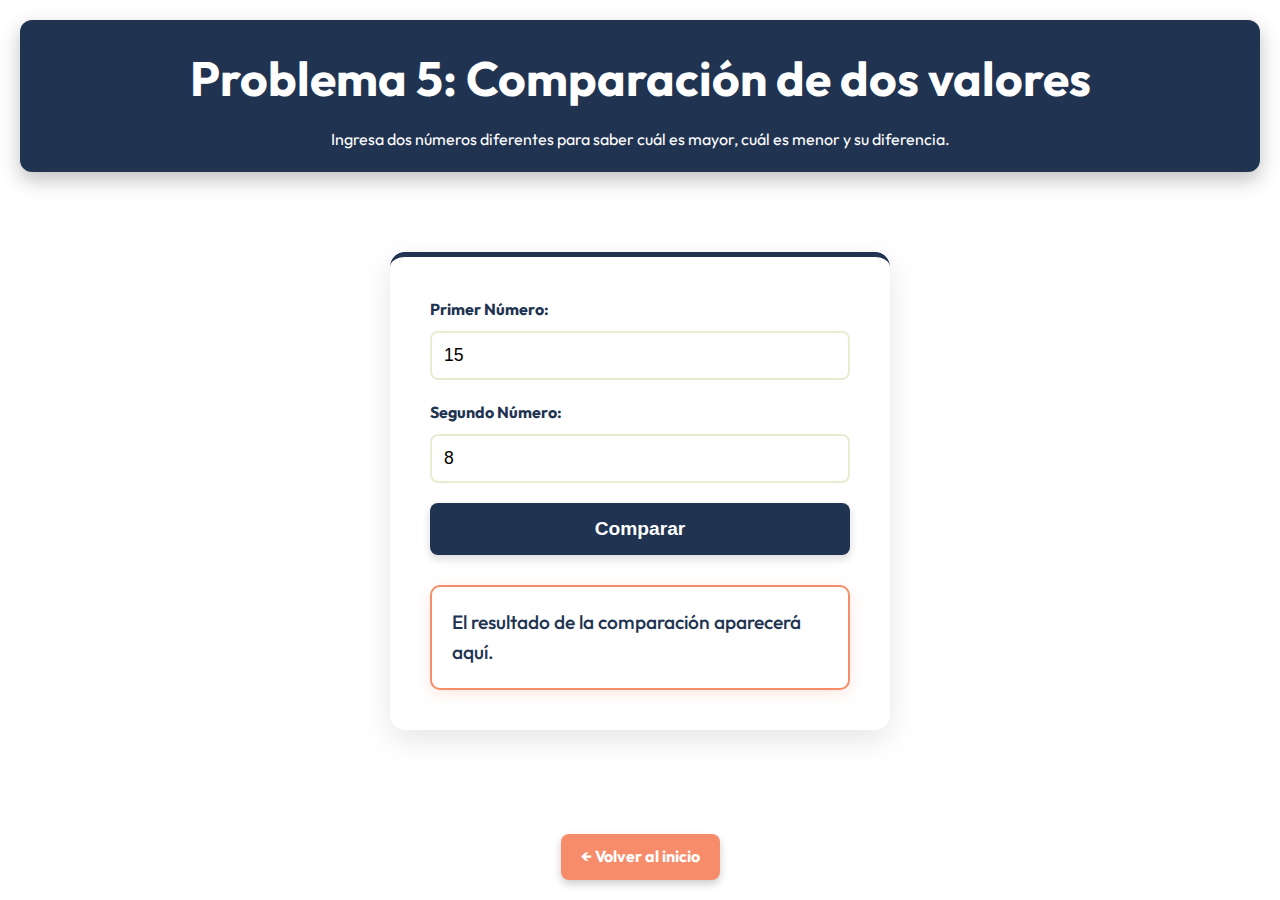
<file: problema5.html>
<!DOCTYPE html>
<html lang="es">
<head>
    <meta charset="UTF-8">
    <meta name="viewport" content="width=device-width, initial-scale=1.0">
    <title>Problema 5: Comparación de dos valores</title>
    <link href="https://fonts.googleapis.com/css2?family=Outfit:wght@400;700&display=swap" rel="stylesheet">
    <!-- El CSS está incluido aquí para hacer el archivo autocontenido -->
    <style>
/* Configuración general y de la fuente */
:root {
    /* Paleta de colores base */
    --color-naranja-coral: #F78C6B;
    --color-blanco-roto: #FEFAE6;
    --color-amarillo-mostaza: #FDD678; 
    --color-azul-verdoso-oscuro: #084C61;
    --color-azul-marino: #203351; /* Color de acento para Problema 5 */
    --color-azul-cielo-brillante: #2AB7CA;
    --color-beige-claro: #EBEBD3;
    --color-rosa-pastel: #F8B6CE; 

    /* Asignación de Roles */
    --fondo-principal: #FFFFFF;
    --fondo-header: var(--color-azul-marino); /* Fondo Azul Marino */
    --texto-principal: var(--color-azul-marino);
    --texto-header: #FFFFFF; /* Texto blanco para contraste */
    --sombra-suave: rgba(0, 0, 0, 0.1);
    --sombra-profunda: rgba(0, 0, 0, 0.25);

    /* Colores de Acento General */
    --tarjeta-acento-1: var(--color-naranja-coral);
    --tarjeta-acento-2: var(--color-amarillo-mostaza); 
    --tarjeta-acento-3: var(--color-azul-cielo-brillante);
    --tarjeta-acento-4: var(--color-rosa-pastel); 
    --tarjeta-acento-5: var(--color-azul-marino); /* Usado como acento principal aquí */

    /* Colores Específicos para Problema 5 (Azul Marino) */
    --p5-acento: var(--tarjeta-acento-5); 
    --p5-acento-hover: #15263d; /* Tono de azul más oscuro para hover */
    --p5-acento-focus-shadow: rgba(32, 51, 81, 0.5); 
    --p5-resultado-borde: var(--color-naranja-coral); 
    --p5-resultado-sombra: rgba(247, 140, 107, 0.2); 
    --p5-borde-input: var(--color-azul-verdoso-oscuro);
}

* {
    box-sizing: border-box;
    margin: 0;
    padding: 0;
}

body {
    font-family: 'Outfit', sans-serif;
    background-color: var(--fondo-principal); 
    color: var(--texto-principal);
    line-height: 1.6;
    padding: 20px;
    min-height: 100vh;
    display: flex;
    flex-direction: column;
}

/* Estilos de Botón y Formulario Específicos */
.contenedor-formulario {
    max-width: 500px;
    margin: 50px auto;
    padding: 40px;
    background-color: #FFFFFF;
    border-radius: 15px;
    box-shadow: 0 10px 30px var(--sombra-suave);
    /* Acento en el borde superior */
    border-top: 5px solid var(--p5-acento); 
}

.input-grupo {
    margin-bottom: 20px;
}

.input-grupo label {
    display: block;
    font-weight: 700;
    margin-bottom: 8px;
    color: var(--texto-principal);
}

.input-grupo input[type="number"] {
    width: 100%;
    padding: 12px;
    border: 2px solid var(--color-beige-claro);
    border-radius: 8px;
    font-size: 1.1rem;
    transition: border-color 0.3s;
}

/* Ocultar flechas del input type="number" */
.input-grupo input[type="number"]::-webkit-inner-spin-button,
.input-grupo input[type="number"]::-webkit-outer-spin-button {
    -webkit-appearance: none;
    margin: 0;
}
.input-grupo input[type="number"] {
    -moz-appearance: textfield;
}

.input-grupo input:focus {
    outline: none;
    /* Acento en el focus */
    border-color: var(--p5-acento);
    box-shadow: 0 0 0 3px var(--p5-acento-focus-shadow);
}

.boton-calcular {
    width: 100%;
    padding: 15px;
    /* Acento en el botón */
    background-color: var(--p5-acento);
    color: var(--texto-header); 
    font-size: 1.2rem;
    font-weight: 700;
    border: none;
    border-radius: 8px;
    cursor: pointer;
    transition: background-color 0.3s, transform 0.1s;
    box-shadow: 0 4px 10px rgba(0,0,0,0.15);
}

.boton-calcular:hover {
    background-color: var(--p5-acento-hover); 
    transform: translateY(-2px);
}

.boton-calcular:active {
    transform: translateY(0);
}

/* Estilos mejorados para el resultado */
.resultado {
    margin-top: 30px;
    padding: 20px;
    background-color: #FFFFFF; 
    border: 2px solid var(--p5-resultado-borde); 
    border-radius: 10px;
    font-size: 1.2rem; 
    font-weight: 500; 
    color: var(--texto-principal);
    min-height: 80px; 
    display: flex;
    align-items: center; /* Alineación vertical */
    gap: 10px;
    box-shadow: 0 4px 15px var(--p5-resultado-sombra); 
}

.resultado b {
    font-weight: 700;
    /* Acento para el texto destacado */
    color: var(--p5-acento);
}

/* Estilo del icono/emoji de resultado */
.result-icon {
    font-size: 1.8rem; 
    flex-shrink: 0;
    line-height: 1; 
    color: var(--p5-acento);
    margin-right: 5px;
}

/* Estilos de encabezado */
header {
    text-align: center;
    margin-bottom: 30px;
    padding: 20px; 
    background-color: var(--fondo-header); /* Fondo Azul Marino */
    color: var(--texto-header); 
    border-radius: 12px;
    box-shadow: 0 8px 20px var(--sombra-profunda);
    position: relative; 
}

header h1 {
    font-size: 3rem;
    color: var(--texto-header); 
    font-weight: 700;
    margin-bottom: 10px;
    text-shadow: none; 
}

/* Estilos de error/alerta */
.alerta-error {
    margin-top: 15px;
    padding: 10px;
    background-color: #ffe5e5; /* Fondo rojo claro */
    color: #cc0000; /* Texto rojo oscuro */
    border: 1px solid #cc0000;
    border-radius: 8px;
    font-weight: 500;
    text-align: center;
}

/* Estilos del Footer y Enlace de Volver */
footer {
    margin-top: auto;
    padding-top: 20px;
    text-align: center;
}

.enlace-volver {
    /* Estilos visuales (Color Naranja Coral) */
    display: inline-block;
    padding: 10px 20px; 
    background-color: var(--p5-resultado-borde); /* Naranja Coral */
    color: #FFFFFF; 
    text-decoration: none;
    border-radius: 8px;
    font-weight: 700;
    font-size: 1rem; 
    transition: background-color 0.3s, transform 0.1s;
    box-shadow: 0 4px 8px rgba(0,0,0,0.2);
}

.enlace-volver:hover {
    background-color: #e07050; /* Tono de naranja más oscuro para hover */
    transform: translateY(-2px);
}


/* Media Query para móviles */
@media (max-width: 600px) {
    body { padding: 15px; }
    header { margin-bottom: 30px; padding: 20px 10px; }
    header h1 { font-size: 2.2rem; }
    .contenedor-formulario { margin: 30px auto; padding: 30px; }
    .boton-calcular { font-size: 1.1rem; }
    .resultado { font-size: 1rem; padding: 15px; }
    
    .enlace-volver {
        padding: 8px 15px;
        font-size: 0.9rem;
    }
}

    </style>
</head>
<body>
    <header>
        <h1>Problema 5: Comparación de dos valores</h1>
        <p>Ingresa dos números diferentes para saber cuál es mayor, cuál es menor y su diferencia.</p>
    </header>

    <main style="flex-grow: 1;">
        <div class="contenedor-formulario">
            <!-- Formulario de entrada de datos -->
            <div class="input-grupo">
                <label for="numero1">Primer Número:</label>
                <input type="number" id="numero1" value="15">
            </div>

            <div class="input-grupo">
                <label for="numero2">Segundo Número:</label>
                <input type="number" id="numero2" value="8">
            </div>

            <button class="boton-calcular" onclick="compararValores()">Comparar</button>
            
            <!-- Área para mostrar el resultado o el error -->
            <div class="resultado" id="resultado-comparacion">
                El resultado de la comparación aparecerá aquí.
            </div>
        </div>
    </main>
    
    <footer>
        <!-- Enlace "Volver al inicio" -->
        <a href="index.html" class="enlace-volver">← Volver al inicio</a>
    </footer>

    <!-- Lógica JavaScript -->
    <script>
        /**
         * Icono o emoji para el resultado final (comparación).
         */
        const resultIcon = '⚖️'; 

        /**
         * Función principal para comparar dos números.
         * Esta función se ejecuta al hacer clic en el botón "Comparar".
         */
        function compararValores() {
            // 1. Obtener y sanitizar los valores de entrada
            const num1Input = document.getElementById('numero1').value;
            const num2Input = document.getElementById('numero2').value;
            
            // Convertir a número flotante
            let num1 = parseFloat(num1Input);
            let num2 = parseFloat(num2Input);
            
            const resultadoElemento = document.getElementById('resultado-comparacion');
            
            // 2. Validación de entrada: Asegurar que sean números y no estén vacíos
            if (isNaN(num1) || isNaN(num2) || num1Input.trim() === '' || num2Input.trim() === '') {
                resultadoElemento.innerHTML = `<div class="alerta-error">Por favor, ingresa dos valores numéricos válidos.</div>`;
                return;
            }

            // 3. Validación de números iguales
            if (num1 === num2) {
                resultadoElemento.innerHTML = `<div class="alerta-error">⚠️ Los números deben ser diferentes para realizar la comparación.</div>`;
                return;
            }

            // 4. Determinar Mayor, Menor y Diferencia
            let mayor;
            let menor;
            
            if (num1 > num2) {
                mayor = num1;
                menor = num2;
            } else { // num2 > num1 (ya validamos que no son iguales)
                mayor = num2;
                menor = num1;
            }
            
            // La diferencia se calcula y se redondea para evitar decimales innecesarios,
            // especialmente si los números de entrada eran enteros.
            // Usamos Math.round para evitar problemas de coma flotante si se ingresan decimales.
            const diferenciaRaw = mayor - menor;
            const diferencia = Math.round(diferenciaRaw);
            
            // Formatear los números para la salida (usando formato español)
            const formatoOpciones = { minimumFractionDigits: 0, maximumFractionDigits: 2 };

            // El número mayor y menor mantienen hasta dos decimales si los tienen
            const mayorDisplay = mayor.toLocaleString('es-ES', formatoOpciones);
            const menorDisplay = menor.toLocaleString('es-ES', formatoOpciones);
            
            // La diferencia se muestra como entero sin forzar decimales (usamos toLocaleString para formatear miles)
            const diferenciaDisplay = diferencia.toLocaleString('es-ES', { maximumFractionDigits: 0 });

            // 5. Crear el mensaje unificado: 'El número mayor es 15, el menor es 8, y su diferencia es 7.'
            const mensaje = `
                <span class="result-icon">${resultIcon}</span>
                <span>
                    El número mayor es <b>${mayorDisplay}</b>, el menor es <b>${menorDisplay}</b>, y su diferencia es <b>${diferenciaDisplay}</b>.
                </span>
            `;

            resultadoElemento.innerHTML = mensaje;
        }
    </script>
</body>
</html>
</file>
<file: estilos.css>
/* Configuración general y de la fuente */
:root {
    /* Nueva Paleta de colores */
    --color-naranja-coral: #F78C6B;
    --color-negra:#F78C6B;
    --color-blanco-roto: #FEFAE6;
    --color-amarillo-mostaza: #FDD678;
    --color-azul-verdoso-oscuro: #f4ddbc;
    --color-azul-marino: #203351;
    --color-azul-cielo-brillante: #2AB7CA;
    --color-beige-claro: #EBEBD3;
    --color-rosa-pastel: #F8B6CE;

    /* Asignación de Roles */
    --fondo-principal: var(--color-blanco-roto);
    --fondo-header: var(--color-azul-verdoso-oscuro);
    --texto-principal: var(--color-azul-marino);
    --texto-header: var(--color-blanco-roto); /* Color del texto dentro del header */
    --sombra-suave: rgba(0, 0, 0, 0.1);
    --sombra-profunda: rgba(0, 0, 0, 0.25);

    /* Colores para bordes y hover de tarjetas (más vibrantes) */
    --tarjeta-acento-1: var(--color-naranja-coral);
    --tarjeta-acento-2: var(--color-amarillo-mostaza);
    --tarjeta-acento-3: var(--color-azul-cielo-brillante);
    --tarjeta-acento-4: var(--color-rosa-pastel);
    --tarjeta-acento-5: var(--color-azul-marino); /* Reutilizamos uno fuerte */
}

* {
    box-sizing: border-box;
    margin: 0;
    padding: 0;
}

body {
    font-family: 'Outfit', sans-serif;
    background-color: var(--fondo-principal); 
    color: var(--texto-principal);
    line-height: 1.6;
    padding: 20px;
}

/* Encabezado */
header {
    text-align: center;
    margin-bottom: 50px;
    padding: 30px 20px;
    background-color: var(--fondo-header); 
    border-radius: 12px;
    box-shadow: 0 8px 20px var(--sombra-profunda);
}

header h1 {
    font-size: 3rem;
    color: var(--co); /* Un color de la paleta para el título */
    font-weight: 700;
    margin-bottom: 10px;
    text-shadow: 2px 2px 4px rgba(0,0,0,0.2);
}

header p { 
    color: var(--texto-header);
    font-size: 1.1rem;
    max-width: 600px;
    margin: 0 auto;
}

/* Contenedor de las Tarjetas */
.contenedor-tarjetas {
    display: grid;
    grid-template-columns: repeat(auto-fit, minmax(280px, 1fr));
    gap: 30px;
    max-width: 1200px;
    margin: 40px auto;
    padding: 10px;
}

/* Estilo Base de la Tarjeta */
.tarjeta {
    display: flex;
    flex-direction: column;
    align-items: flex-start;
    text-decoration: none;
    background-color: #FFFFFF; /* Blanco puro para el fondo de tarjeta */
    padding: 30px;
    border-radius: 15px;
    
    /* Borde inferior grueso, color base (cambiará por tarjeta) */
    border-bottom: 8px solid var(--texto-principal); /* Base oscura */
    border-left: 1px solid rgba(0,0,0,0.08); 
    border-right: 1px solid rgba(0,0,0,0.08);
    border-top: 1px solid rgba(0,0,0,0.08);

    box-shadow: 0 10px 25px var(--sombra-suave);
    
    transition: all 0.4s cubic-bezier(.25,.8,.25,1);
    color: var(--texto-principal);
    position: relative;
    overflow: hidden;
}

/* Efecto al pasar el ratón por encima de la tarjeta */
.tarjeta:hover {
    transform: translateY(-12px) scale(1.03);
    box-shadow: 0 20px 40px var(--sombra-profunda); /* Sombra más pronunciada */
}

/* Título de la tarjeta */
.tarjeta h2 {
    font-size: 1.8rem;
    margin-bottom: 15px;
    color: var(--texto-principal);
    transition: color 0.3s ease;
}

/* Descripción de la tarjeta */
.tarjeta p {
    font-size: 1.05rem;
    color: var(--texto-principal); 
    line-height: 1.7;
}

/* 🟢 Colores distintos para cada tarjeta y hover 🟢 */

/* Tarjeta 1 */
.tarjeta:nth-child(1) { border-bottom-color: var(--tarjeta-acento-1); }
.tarjeta:nth-child(1):hover { border-bottom-color: var(--tarjeta-acento-1); }
.tarjeta:nth-child(1):hover h2 { color: var(--tarjeta-acento-1); }

/* Tarjeta 2 */
.tarjeta:nth-child(2) { border-bottom-color: var(--tarjeta-acento-2); }
.tarjeta:nth-child(2):hover { border-bottom-color: var(--tarjeta-acento-2); }
.tarjeta:nth-child(2):hover h2 { color: var(--tarjeta-acento-2); }

/* Tarjeta 3 */
.tarjeta:nth-child(3) { border-bottom-color: var(--tarjeta-acento-3); }
.tarjeta:nth-child(3):hover { border-bottom-color: var(--tarjeta-acento-3); }
.tarjeta:nth-child(3):hover h2 { color: var(--tarjeta-acento-3); }

/* Tarjeta 4 */
.tarjeta:nth-child(4) { border-bottom-color: var(--tarjeta-acento-4); }
.tarjeta:nth-child(4):hover { border-bottom-color: var(--tarjeta-acento-4); }
.tarjeta:nth-child(4):hover h2 { color: var(--tarjeta-acento-4); }

/* Tarjeta 5 */
.tarjeta:nth-child(5) { border-bottom-color: var(--tarjeta-acento-5); }
.tarjeta:nth-child(5):hover { border-bottom-color: var(--tarjeta-acento-5); }
.tarjeta:nth-child(5):hover h2 { color: var(--tarjeta-acento-5); }


/* Media Query para móviles */
@media (max-width: 600px) {
    body { padding: 15px; }
    header { margin-bottom: 30px; padding: 20px 10px; }
    header h1 { font-size: 2.2rem; }
    header p { font-size: 0.9rem; }
    .contenedor-tarjetas { grid-template-columns: 1fr; gap: 20px; }
    .tarjeta { padding: 25px; }
    .tarjeta h2 { font-size: 1.5rem; }
}
</file>
